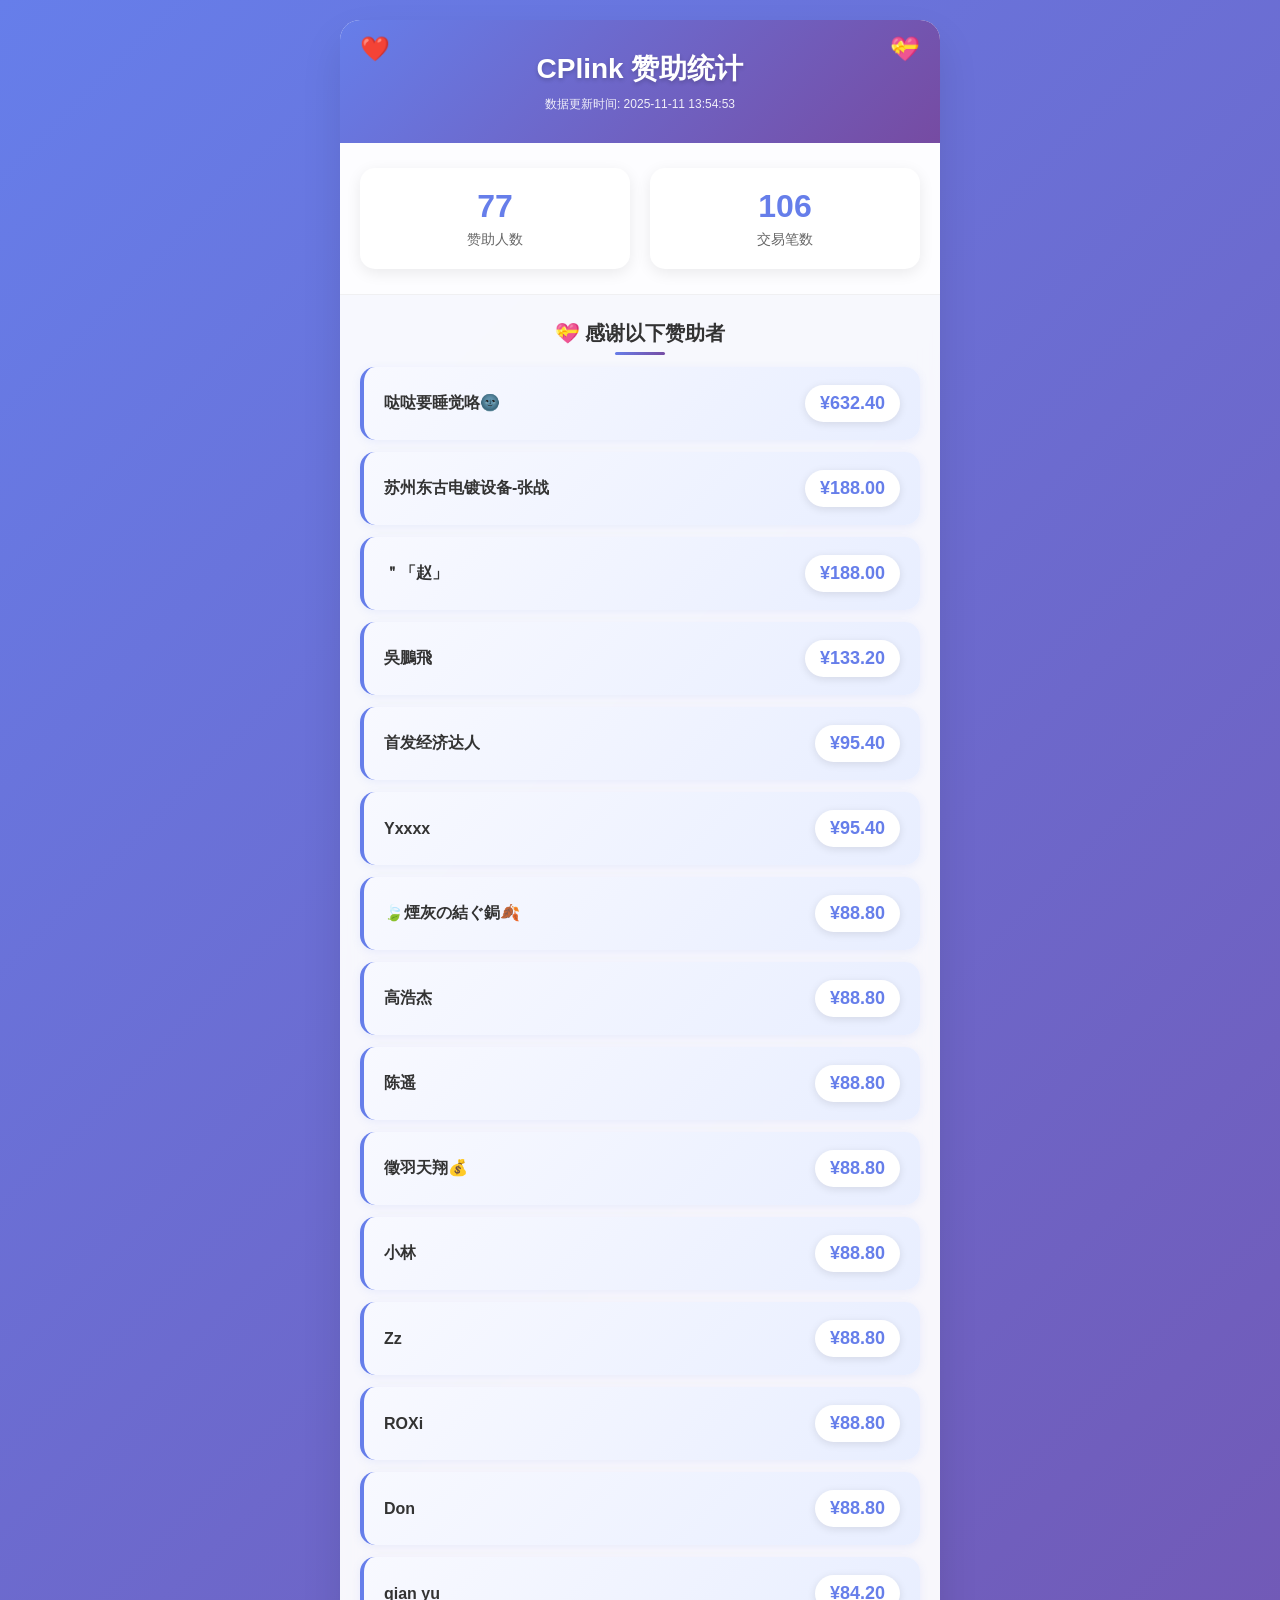
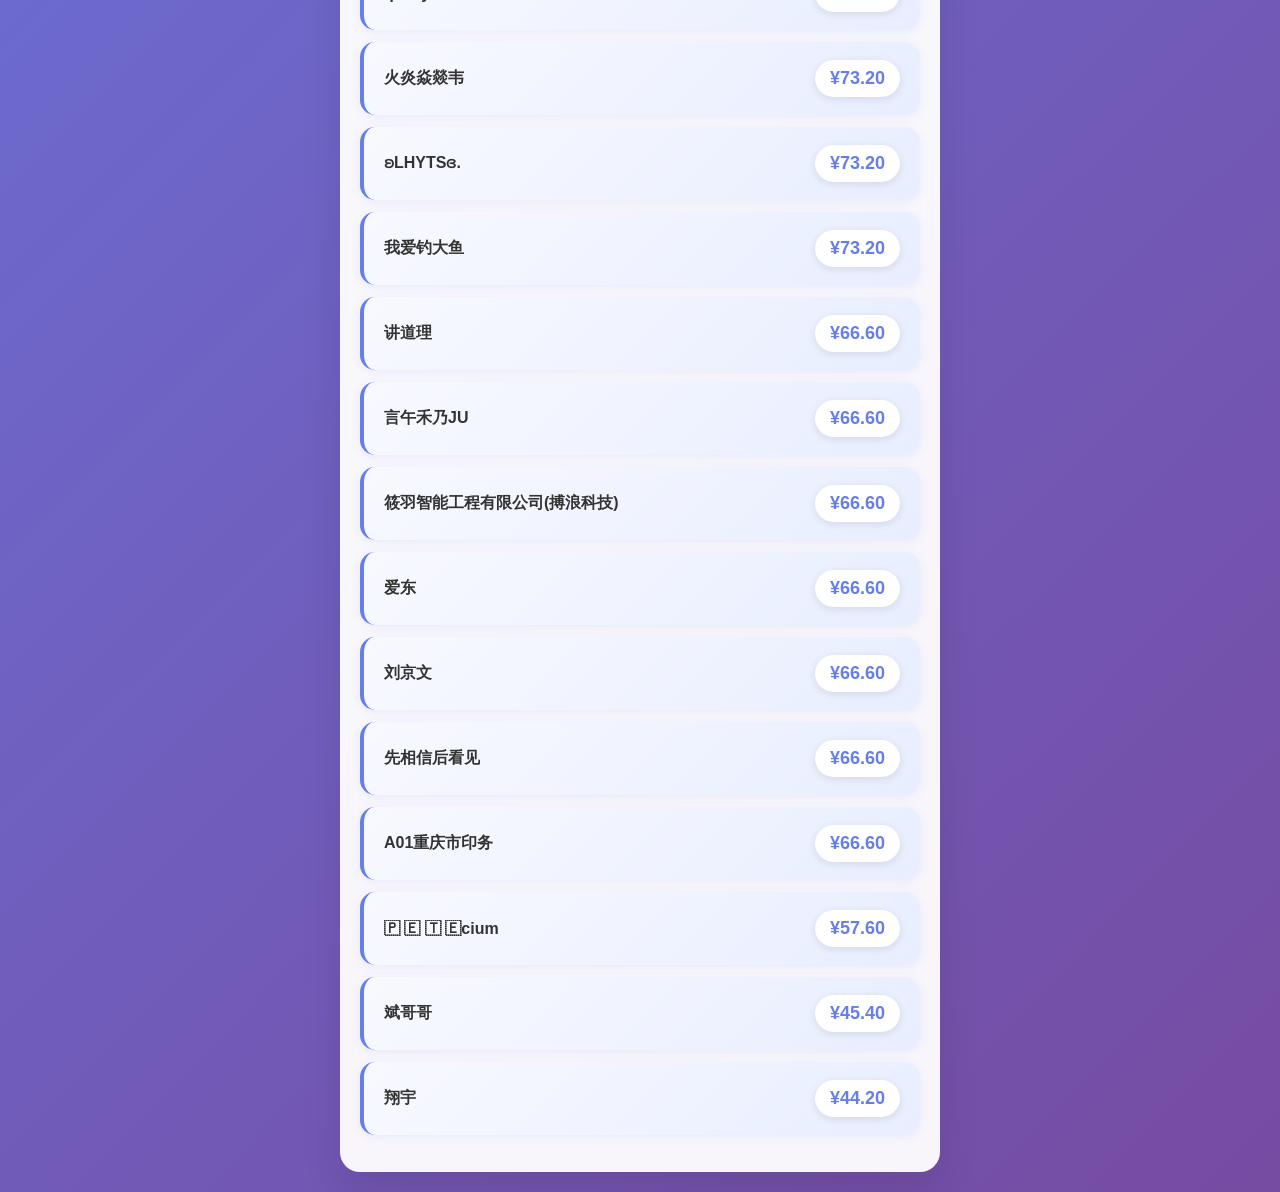
<file: index.html>
<!DOCTYPE html>
<html lang="zh-CN">
<head>
    <meta charset="UTF-8">
    <meta name="viewport" content="width=device-width, initial-scale=1.0, maximum-scale=1.0, user-scalable=no">
    <title>CPlink 赞助致谢榜</title>
    <style>
        * {
            margin: 0;
            padding: 0;
            box-sizing: border-box;
        }
        
        body {
            font-family: -apple-system, BlinkMacSystemFont, 'Segoe UI', Roboto, Oxygen, Ubuntu, Cantarell, 'Open Sans', 'Helvetica Neue', sans-serif;
            background: linear-gradient(135deg, #667eea 0%, #764ba2 100%);
            min-height: 100vh;
            padding: 20px 15px;
            color: #333;
        }
        
        .container {
            max-width: 600px;
            margin: 0 auto;
            background: rgba(255, 255, 255, 0.95);
            border-radius: 20px;
            box-shadow: 0 20px 40px rgba(0, 0, 0, 0.1);
            overflow: hidden;
            backdrop-filter: blur(10px);
        }
        
        .header {
            background: linear-gradient(135deg, #667eea 0%, #764ba2 100%);
            color: white;
            padding: 30px 20px;
            text-align: center;
            position: relative;
        }
        
        .header::before {
            content: '❤️';
            position: absolute;
            top: 15px;
            left: 20px;
            font-size: 24px;
            animation: heartbeat 1.5s ease-in-out infinite;
        }
        
        .header::after {
            content: '💝';
            position: absolute;
            top: 15px;
            right: 20px;
            font-size: 24px;
            animation: heartbeat 1.5s ease-in-out infinite reverse;
        }
        
        @keyframes heartbeat {
            0%, 100% { transform: scale(1); }
            50% { transform: scale(1.1); }
        }
        
        .header h1 {
            font-size: 28px;
            font-weight: 600;
            margin-bottom: 8px;
            text-shadow: 0 2px 4px rgba(0, 0, 0, 0.2);
        }
        
        .export-time {
            font-size: 12px;
            opacity: 0.9;
            margin-top: 5px;
        }
        
        .stats {
            padding: 25px 20px;
            background: rgba(255, 255, 255, 0.7);
            border-bottom: 1px solid rgba(0, 0, 0, 0.05);
        }
        
        .stats-grid {
            display: grid;
            grid-template-columns: 1fr 1fr;
            gap: 20px;
            text-align: center;
        }
        
        .stat-item {
            background: white;
            padding: 20px 15px;
            border-radius: 15px;
            box-shadow: 0 4px 15px rgba(0, 0, 0, 0.08);
            transition: transform 0.3s ease;
        }
        
        .stat-item:hover {
            transform: translateY(-2px);
        }
        
        .stat-number {
            font-size: 32px;
            font-weight: 700;
            color: #667eea;
            display: block;
            margin-bottom: 5px;
        }
        
        .stat-label {
            font-size: 14px;
            color: #666;
            font-weight: 500;
        }
        
        .donors-section {
            padding: 25px 20px;
        }
        
        .section-title {
            font-size: 20px;
            font-weight: 600;
            color: #333;
            margin-bottom: 20px;
            text-align: center;
            position: relative;
        }
        
        .section-title::after {
            content: '';
            position: absolute;
            bottom: -8px;
            left: 50%;
            transform: translateX(-50%);
            width: 50px;
            height: 3px;
            background: linear-gradient(135deg, #667eea 0%, #764ba2 100%);
            border-radius: 2px;
        }
        
        .donors-list {
            list-style: none;
        }
        
        .donor-item {
            background: linear-gradient(135deg, #f8f9ff 0%, #e8eeff 100%);
            margin-bottom: 12px;
            padding: 18px 20px;
            border-radius: 15px;
            display: flex;
            justify-content: space-between;
            align-items: center;
            box-shadow: 0 2px 10px rgba(102, 126, 234, 0.1);
            transition: all 0.3s ease;
            border-left: 4px solid #667eea;
        }
        
        .donor-item:hover {
            transform: translateX(5px);
            box-shadow: 0 4px 20px rgba(102, 126, 234, 0.2);
        }
        
        .donor-name {
            font-weight: 600;
            color: #333;
            font-size: 16px;
            max-width: 70%;
            overflow: hidden;
            text-overflow: ellipsis;
            white-space: nowrap;
        }
        
        .donor-amount {
            font-weight: 700;
            color: #667eea;
            font-size: 18px;
            background: white;
            padding: 8px 15px;
            border-radius: 20px;
            box-shadow: 0 2px 8px rgba(0, 0, 0, 0.1);
        }
        
        .loading {
            text-align: center;
            padding: 40px;
            color: #667eea;
        }
        
        .loading::after {
            content: '';
            display: inline-block;
            width: 20px;
            height: 20px;
            border: 2px solid #667eea;
            border-radius: 50%;
            border-top-color: transparent;
            animation: spin 1s linear infinite;
            margin-left: 10px;
        }
        
        @keyframes spin {
            to { transform: rotate(360deg); }
        }
        
        /* 响应式设计 */
        @media (max-width: 480px) {
            body {
                padding: 10px 5px;
            }
            
            .header h1 {
                font-size: 24px;
            }
            
            .stats-grid {
                grid-template-columns: 1fr;
                gap: 15px;
            }
            
            .stat-number {
                font-size: 28px;
            }
            
            .donor-item {
                padding: 15px;
                margin-bottom: 10px;
            }
            
            .donor-name {
                font-size: 15px;
                max-width: 60%;
            }
            
            .donor-amount {
                font-size: 16px;
                padding: 6px 12px;
            }
            
            .section-title {
                font-size: 18px;
            }
        }
        
        /* 动画效果 */
        .donor-item {
            animation: slideInUp 0.5s ease forwards;
            opacity: 0;
            transform: translateY(20px);
        }
        
        .donor-item:nth-child(1) { animation-delay: 0.1s; }
        .donor-item:nth-child(2) { animation-delay: 0.2s; }
        .donor-item:nth-child(3) { animation-delay: 0.3s; }
        .donor-item:nth-child(4) { animation-delay: 0.4s; }
        .donor-item:nth-child(5) { animation-delay: 0.5s; }
        
        @keyframes slideInUp {
            to {
                opacity: 1;
                transform: translateY(0);
            }
        }
    </style>
</head>
<body>
    <div class="container">
        <div class="header">
            <h1>CPlink 赞助统计</h1>
            <div class="export-time" id="export-time">加载中...</div>
        </div>
        
        <div class="stats">
            <div class="stats-grid">
                <div class="stat-item">
                    <span class="stat-number" id="total-donors">0</span>
                    <sp  class="stat-label">赞助人数</span>
                </div>
                <div class="stat-item">
                    <span class="stat-number" id="total-transactions">0</span>
                    <span class="stat-label">交易笔数</span>
                </div>
            </div>
        </div>
        
        <div class="donors-section">
            <h2 class="section-title">💝 感谢以下赞助者</h2>
            <ul class="donors-list" id="donors-list">
                <div class="loading">正在加载赞助数据</div>
            </ul>
        </div>
    </div>

    <script>
        async function loadData() {
            try {
                const response = await fetch('data.json?t=' + new Date().getTime());
                const data = await response.json();

                // 更新时间
                document.getElementById('export-time').textContent = 
                    `数据更新时间: ${data.export_time}`;

                // 总体统计
                document.getElementById('total-donors').textContent = data.statistics.total_donors;
                document.getElementById('total-transactions').textContent = data.statistics.total_transactions;

                // 过滤并排序赞助者数据
                const filteredDonors = data.summary
                    .filter(item => item.total_amount >= 40)
                    .sort((a, b) => b.total_amount - a.total_amount);

                const donorsList = document.getElementById('donors-list');
                
                if (filteredDonors.length === 0) {
                    donorsList.innerHTML = '<div style="text-align: center; padding: 20px; color: #999;">暂无40元以上的赞助记录</div>';
                    return;
                }

                donorsList.innerHTML = filteredDonors.map((item, index) => `
                    <li class="donor-item" style="animation-delay: ${index * 0.1}s">
                        <span class="donor-name">${item.counterparty}</span>
                        <span class="donor-amount">¥${item.total_amount.toFixed(2)}</span>
                    </li>
                `).join('');

            } catch (err) {
                console.error('加载 JSON 数据失败:', err);
                document.getElementById('donors-list').innerHTML = 
                    '<div style="text-align: center; padding: 20px; color: #ff6b6b;">数据加载失败，请刷新页面重试</div>';
            }
        }

        // 初始加载
        loadData();

        // 每60秒自动刷新数据
        setInterval(loadData, 60000);
        
        // 页面可见性变化时重新加载（从后台返回前台）
        document.addEventListener('visibilitychange', function() {
            if (!document.hidden) {
                loadData();
            }
        });
    </script>
</body>
</html>
</file>
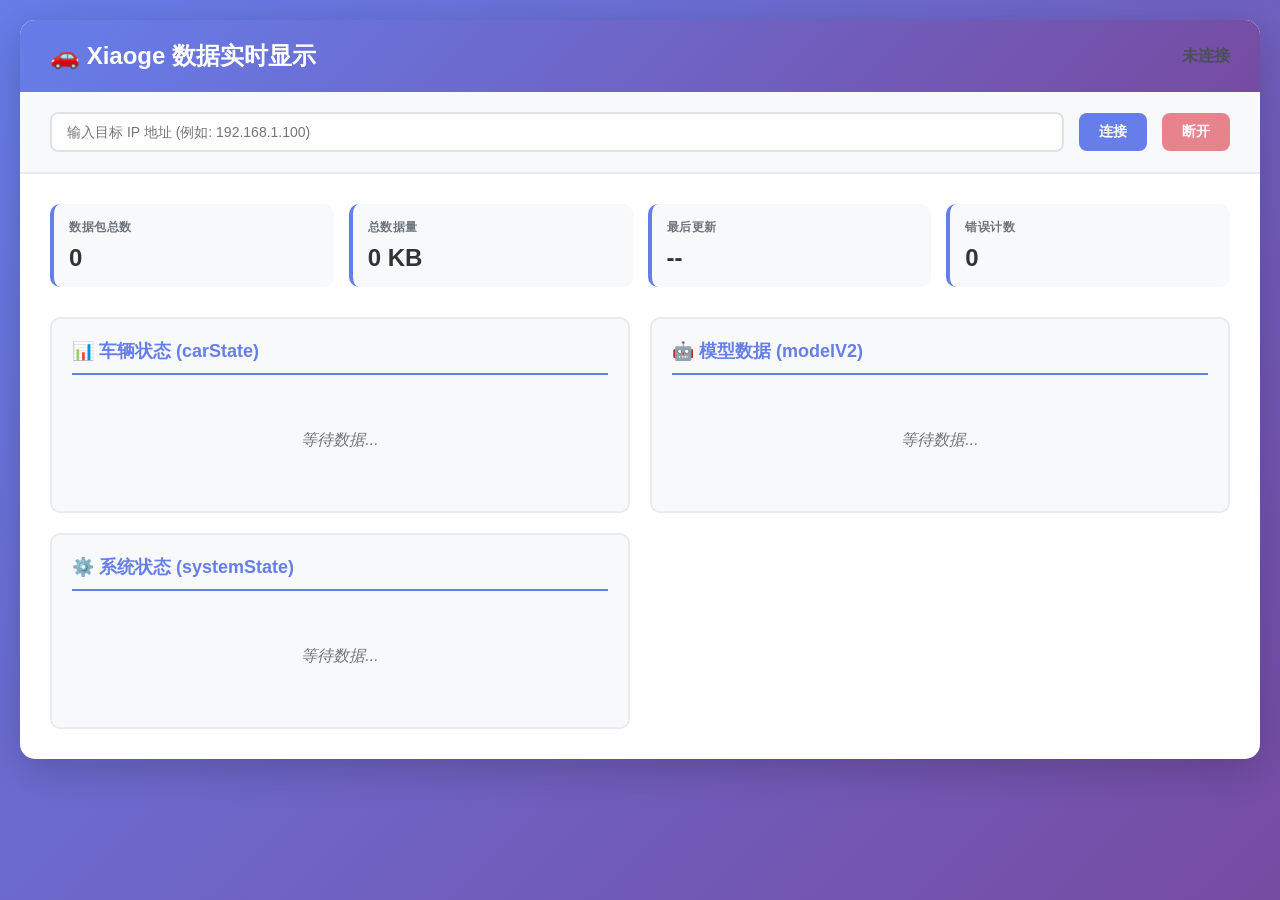
<file: templates/index.html>
<!DOCTYPE html>
<html lang="zh-CN">
<head>
    <meta charset="UTF-8">
    <meta name="viewport" content="width=device-width, initial-scale=1.0">
    <title>Xiaoge 数据实时显示</title>
    <script src="https://cdn.socket.io/4.5.4/socket.io.min.js"></script>
    <style>
        * {
            margin: 0;
            padding: 0;
            box-sizing: border-box;
        }

        body {
            font-family: 'Segoe UI', Tahoma, Geneva, Verdana, sans-serif;
            background: linear-gradient(135deg, #667eea 0%, #764ba2 100%);
            color: #333;
            padding: 20px;
            min-height: 100vh;
        }

        .container {
            max-width: 1400px;
            margin: 0 auto;
            background: white;
            border-radius: 15px;
            box-shadow: 0 10px 40px rgba(0,0,0,0.2);
            overflow: hidden;
        }

        .header {
            background: linear-gradient(135deg, #667eea 0%, #764ba2 100%);
            color: white;
            padding: 20px 30px;
            display: flex;
            justify-content: space-between;
            align-items: center;
        }

        .header h1 {
            font-size: 24px;
            font-weight: 600;
        }

        .connection-panel {
            background: #f8f9fa;
            padding: 20px 30px;
            border-bottom: 2px solid #e9ecef;
            display: flex;
            gap: 15px;
            align-items: center;
            flex-wrap: wrap;
        }

        .connection-panel input {
            padding: 10px 15px;
            border: 2px solid #dee2e6;
            border-radius: 8px;
            font-size: 14px;
            flex: 1;
            min-width: 200px;
        }

        .connection-panel input:focus {
            outline: none;
            border-color: #667eea;
        }

        .btn {
            padding: 10px 20px;
            border: none;
            border-radius: 8px;
            font-size: 14px;
            font-weight: 600;
            cursor: pointer;
            transition: all 0.3s;
        }

        .btn-primary {
            background: #667eea;
            color: white;
        }

        .btn-primary:hover {
            background: #5568d3;
            transform: translateY(-2px);
            box-shadow: 0 4px 12px rgba(102, 126, 234, 0.4);
        }

        .btn-danger {
            background: #dc3545;
            color: white;
        }

        .btn-danger:hover {
            background: #c82333;
        }

        .btn:disabled {
            opacity: 0.6;
            cursor: not-allowed;
        }

        .status-indicator {
            display: inline-block;
            width: 12px;
            height: 12px;
            border-radius: 50%;
            margin-right: 8px;
            animation: pulse 2s infinite;
        }

        .status-connected {
            background: #28a745;
        }

        .status-disconnected {
            background: #dc3545;
            animation: none;
        }

        .status-connecting {
            background: #ffc107;
        }

        @keyframes pulse {
            0%, 100% { opacity: 1; }
            50% { opacity: 0.5; }
        }

        .status-text {
            font-weight: 600;
            color: #495057;
        }

        .content {
            padding: 30px;
        }

        .stats-bar {
            display: grid;
            grid-template-columns: repeat(auto-fit, minmax(200px, 1fr));
            gap: 15px;
            margin-bottom: 30px;
        }

        .stat-card {
            background: #f8f9fa;
            padding: 15px;
            border-radius: 10px;
            border-left: 4px solid #667eea;
        }

        .stat-card h3 {
            font-size: 12px;
            color: #6c757d;
            margin-bottom: 8px;
            text-transform: uppercase;
            letter-spacing: 0.5px;
        }

        .stat-card .value {
            font-size: 24px;
            font-weight: 700;
            color: #333;
        }

        .data-sections {
            display: grid;
            grid-template-columns: repeat(auto-fit, minmax(400px, 1fr));
            gap: 20px;
        }

        .data-section {
            background: #f8f9fa;
            border-radius: 10px;
            padding: 20px;
            border: 2px solid #e9ecef;
        }

        .data-section h2 {
            font-size: 18px;
            margin-bottom: 15px;
            color: #667eea;
            border-bottom: 2px solid #667eea;
            padding-bottom: 10px;
        }

        .data-table {
            width: 100%;
            border-collapse: collapse;
        }

        .data-table tr {
            transition: background-color 0.2s;
        }

        .data-table tr:hover {
            background: #e9ecef;
        }

        .data-table td {
            padding: 10px;
            border-bottom: 1px solid #dee2e6;
        }

        .data-table td:first-child {
            font-weight: 600;
            color: #495057;
            width: 50%;
        }

        .data-table td:last-child {
            color: #212529;
            font-family: 'Courier New', monospace;
            font-size: 14px;
        }

        .data-table tr:last-child td {
            border-bottom: none;
        }

        .value-updated {
            animation: highlight 0.5s ease-out;
        }

        @keyframes highlight {
            0% { background-color: #fff3cd; }
            100% { background-color: transparent; }
        }

        .no-data {
            text-align: center;
            padding: 40px;
            color: #6c757d;
            font-style: italic;
        }

        .loading {
            text-align: center;
            padding: 40px;
            color: #667eea;
        }

        .loading::after {
            content: '...';
            animation: dots 1.5s steps(4, end) infinite;
        }

        @keyframes dots {
            0%, 20% { content: '.'; }
            40% { content: '..'; }
            60%, 100% { content: '...'; }
        }

        @media (max-width: 768px) {
            .data-sections {
                grid-template-columns: 1fr;
            }
            
            .connection-panel {
                flex-direction: column;
            }
            
            .connection-panel input {
                width: 100%;
            }
        }
    </style>
</head>
<body>
    <div class="container">
        <div class="header">
            <h1>🚗 Xiaoge 数据实时显示</h1>
            <div>
                <span class="status-indicator" id="statusIndicator"></span>
                <span class="status-text" id="statusText">未连接</span>
            </div>
        </div>

        <div class="connection-panel">
            <input type="text" id="targetIp" placeholder="输入目标 IP 地址 (例如: 192.168.1.100)" value="">
            <button class="btn btn-primary" id="connectBtn" onclick="connectServer()">连接</button>
            <button class="btn btn-danger" id="disconnectBtn" onclick="disconnectServer()" disabled>断开</button>
        </div>

        <div class="content">
            <div class="stats-bar">
                <div class="stat-card">
                    <h3>数据包总数</h3>
                    <div class="value" id="totalPackets">0</div>
                </div>
                <div class="stat-card">
                    <h3>总数据量</h3>
                    <div class="value" id="totalBytes">0 KB</div>
                </div>
                <div class="stat-card">
                    <h3>最后更新</h3>
                    <div class="value" id="lastUpdate">--</div>
                </div>
                <div class="stat-card">
                    <h3>错误计数</h3>
                    <div class="value" id="errorCount">0</div>
                </div>
            </div>

            <div class="data-sections">
                <div class="data-section">
                    <h2>📊 车辆状态 (carState)</h2>
                    <div id="carStateData" class="no-data">等待数据...</div>
                </div>

                <div class="data-section">
                    <h2>🤖 模型数据 (modelV2)</h2>
                    <div id="modelV2Data" class="no-data">等待数据...</div>
                </div>

                <div class="data-section">
                    <h2>⚙️ 系统状态 (systemState)</h2>
                    <div id="systemStateData" class="no-data">等待数据...</div>
                </div>
            </div>
        </div>
    </div>

    <script>
        const socket = io();
        let currentData = {};
        let lastUpdateTime = {};

        // 连接状态管理
        socket.on('connect', () => {
            console.log('WebSocket 已连接');
            updateConnectionStatus('disconnected', 'WebSocket 已连接，等待连接服务器');
        });

        socket.on('disconnect', () => {
            console.log('WebSocket 已断开');
            updateConnectionStatus('disconnected', 'WebSocket 已断开');
        });

        socket.on('connection_status', (data) => {
            console.log('连接状态:', data);
            updateConnectionStatus(data.status, data.message);
        });

        socket.on('data_update', (data) => {
            if (data.packet) {
                updateStats(data.stats);
                updateDataDisplay(data.packet);
            }
        });

        function updateConnectionStatus(status, message) {
            const indicator = document.getElementById('statusIndicator');
            const statusText = document.getElementById('statusText');
            const connectBtn = document.getElementById('connectBtn');
            const disconnectBtn = document.getElementById('disconnectBtn');

            indicator.className = 'status-indicator status-' + status;
            statusText.textContent = message;

            if (status === 'connected') {
                connectBtn.disabled = true;
                disconnectBtn.disabled = false;
            } else {
                connectBtn.disabled = false;
                disconnectBtn.disabled = true;
            }
        }

        function updateStats(stats) {
            // 平滑更新统计数据（避免闪烁）
            animateValue('totalPackets', parseInt(stats.total_packets || 0));
            animateValue('totalBytes', formatBytes(stats.total_bytes || 0));
            
            const lastUpdate = stats.last_update;
            if (lastUpdate) {
                const date = new Date(lastUpdate);
                document.getElementById('lastUpdate').textContent = 
                    date.toLocaleTimeString('zh-CN');
            }
            
            animateValue('errorCount', parseInt(stats.error_count || 0));
        }

        function animateValue(elementId, targetValue) {
            const element = document.getElementById(elementId);
            const currentValue = parseInt(element.textContent) || 0;
            
            if (currentValue !== targetValue) {
                // 平滑过渡
                const diff = targetValue - currentValue;
                const step = Math.sign(diff) * Math.ceil(Math.abs(diff) / 10);
                
                const timer = setInterval(() => {
                    const current = parseInt(element.textContent) || 0;
                    if (Math.abs(targetValue - current) <= Math.abs(step)) {
                        element.textContent = targetValue;
                        clearInterval(timer);
                    } else {
                        element.textContent = current + step;
                    }
                }, 20);
            }
        }

        function formatBytes(bytes) {
            if (bytes < 1024) return bytes + ' B';
            if (bytes < 1024 * 1024) return (bytes / 1024).toFixed(2) + ' KB';
            return (bytes / (1024 * 1024)).toFixed(2) + ' MB';
        }

        function updateDataDisplay(packet) {
            if (!packet || !packet.data) return;

            const data = packet.data;

            // 更新车辆状态（平滑更新，避免闪烁）
            if (data.carState) {
                updateSection('carStateData', data.carState, 'carState');
            }

            // 更新模型数据
            if (data.modelV2) {
                updateSection('modelV2Data', data.modelV2, 'modelV2');
            }

            // 更新系统状态
            if (data.systemState) {
                updateSection('systemStateData', data.systemState, 'systemState');
            }
        }

        function updateSection(containerId, data, prefix) {
            const container = document.getElementById(containerId);
            
            if (!data || Object.keys(data).length === 0) {
                container.innerHTML = '<div class="no-data">暂无数据</div>';
                return;
            }

            let html = '<table class="data-table">';
            
            for (const [key, value] of Object.entries(data)) {
                const fullKey = `${prefix}.${key}`;
                const displayValue = formatValue(value, key);
                
                // 检查值是否变化（避免闪烁）
                const changed = lastUpdateTime[fullKey] !== JSON.stringify(value);
                lastUpdateTime[fullKey] = JSON.stringify(value);
                
                html += `
                    <tr ${changed ? 'class="value-updated"' : ''}>
                        <td>${formatKey(key)}</td>
                        <td>${displayValue}</td>
                    </tr>
                `;
            }
            
            html += '</table>';
            container.innerHTML = html;
        }

        function formatKey(key) {
            // 格式化键名显示
            return key
                .replace(/([A-Z])/g, ' $1')
                .replace(/^./, str => str.toUpperCase())
                .trim();
        }

        function formatValue(value, key) {
            if (value === null || value === undefined) {
                return '<span style="color: #6c757d;">N/A</span>';
            }

            if (typeof value === 'boolean') {
                return value ? '<span style="color: #28a745;">✅ 是</span>' : 
                              '<span style="color: #dc3545;">❌ 否</span>';
            }

            if (typeof value === 'object') {
                if (Array.isArray(value)) {
                    return '[' + value.map(v => formatValue(v, key)).join(', ') + ']';
                }
                // 嵌套对象
                let html = '<div style="margin-left: 10px;">';
                for (const [k, v] of Object.entries(value)) {
                    html += `<div><strong>${formatKey(k)}:</strong> ${formatValue(v, k)}</div>`;
                }
                html += '</div>';
                return html;
            }

            if (typeof value === 'number') {
                // 根据字段名格式化数字
                if (key.toLowerCase().includes('speed') || key.toLowerCase().includes('v')) {
                    return value.toFixed(2) + ' m/s';
                }
                if (key.toLowerCase().includes('angle') || key.toLowerCase().includes('deg')) {
                    return value.toFixed(1) + '°';
                }
                if (key.toLowerCase().includes('dist') || key.toLowerCase().includes('drel')) {
                    return value.toFixed(1) + ' m';
                }
                if (key.toLowerCase().includes('prob')) {
                    return (value * 100).toFixed(1) + '%';
                }
                return value.toFixed(3);
            }

            return String(value);
        }

        function connectServer() {
            const targetIp = document.getElementById('targetIp').value.trim();
            if (!targetIp) {
                alert('请输入目标 IP 地址');
                return;
            }
            socket.emit('connect_server', { target_ip: targetIp });
        }

        function disconnectServer() {
            socket.emit('disconnect_server');
        }

        // 页面加载时请求最新数据
        window.addEventListener('load', () => {
            socket.emit('get_latest_data');
        });
    </script>
</body>
</html>
</file>
